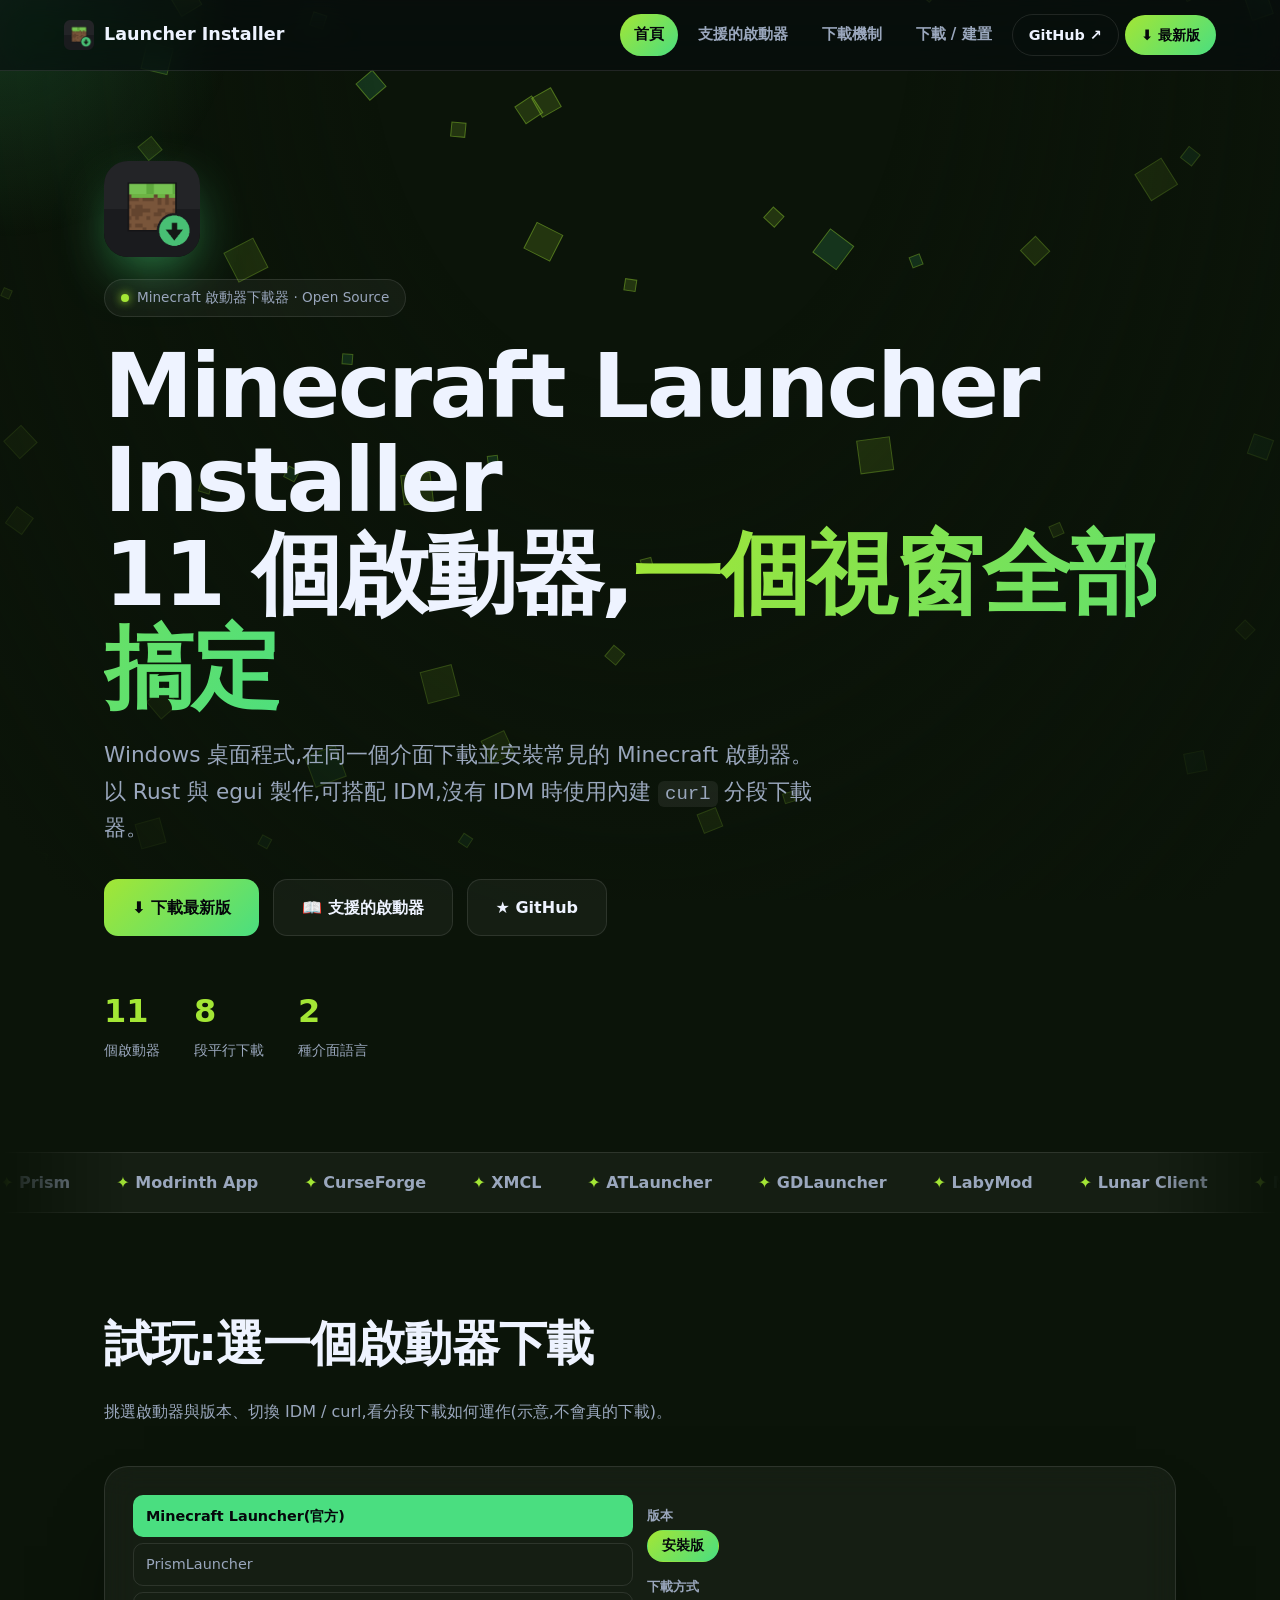
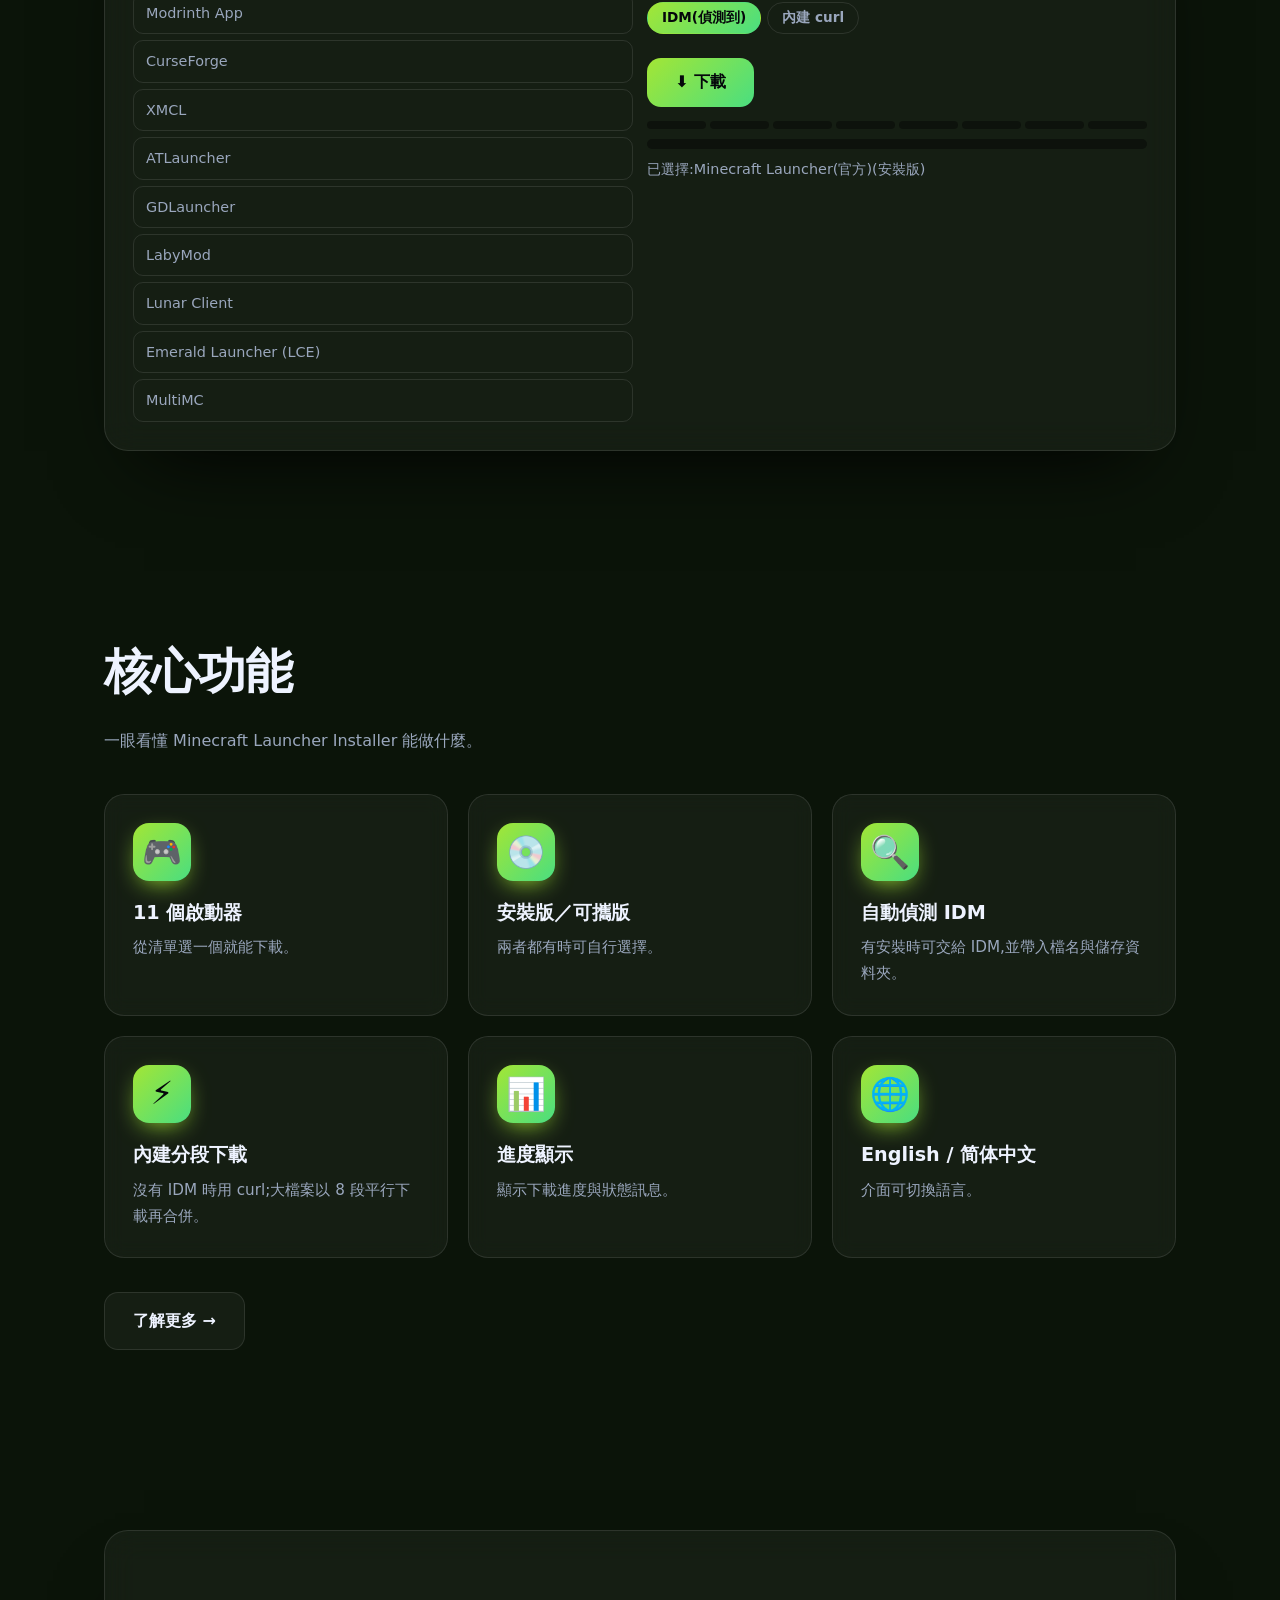
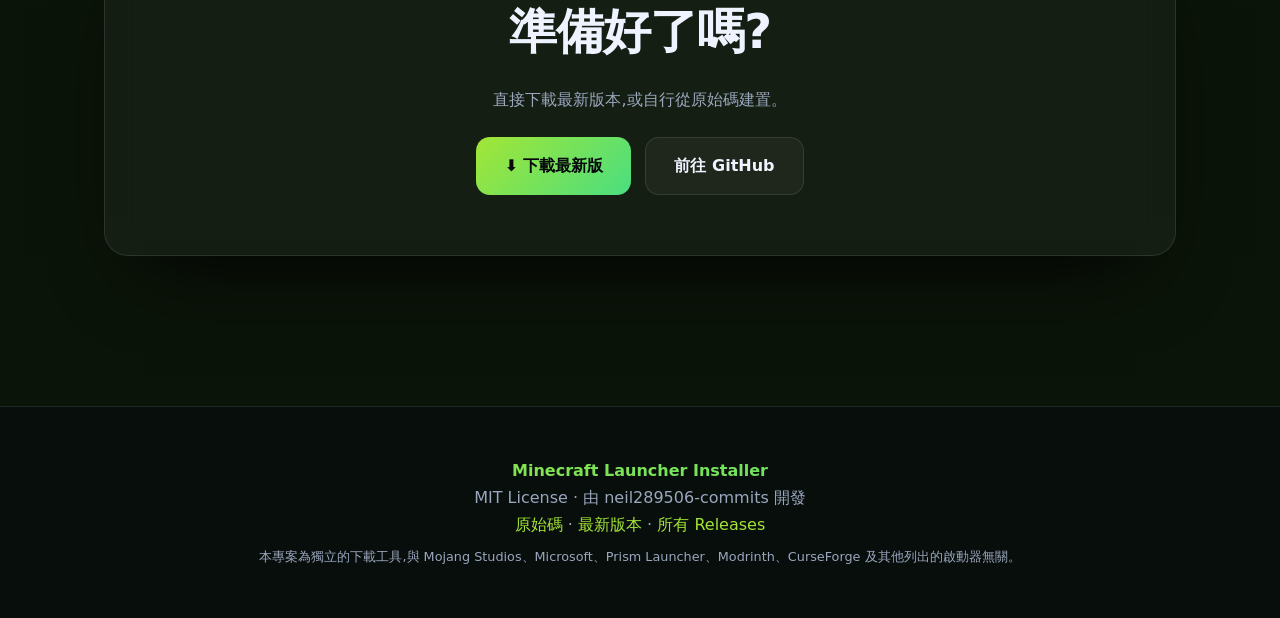
<file: docs/index.html>
<!DOCTYPE html>
<html lang="zh-Hant"><head><meta charset="utf-8"><meta name="viewport" content="width=device-width,initial-scale=1"><title>首頁 · Minecraft Launcher Installer</title><meta name="description" content="在同一個介面下載並安裝常見的 Minecraft 啟動器,Rust 與 egui 製作"><link rel="icon" href="assets/favicon.ico"><link rel="stylesheet" href="css/style.css"></head>
<body data-repo="neil289506-commits/MCLauncher-Installer"><canvas id="bg" data-mode="voxel"></canvas><div class="vignette"></div><div class="glow"></div>
<nav><a class="logo" href="index.html"><img src="assets/icon.png" alt="">Launcher Installer</a><a class="l on" href="index.html">首頁</a><a class="l" href="launchers.html">支援的啟動器</a><a class="l" href="how.html">下載機制</a><a class="l" href="build.html">下載 / 建置</a><a class="gh" href="https://github.com/neil289506-commits/MCLauncher-Installer" target="_blank" rel="noopener">GitHub ↗</a><a class="dl" data-dl href="https://github.com/neil289506-commits/MCLauncher-Installer/releases/latest" target="_blank" rel="noopener">⬇ 最新版 <span class="vt" data-tag></span></a></nav>
<section class="hero"><img class="hero-ic" src="assets/icon.png" alt=""><span class="badge"><i></i>Minecraft 啟動器下載器 · Open Source</span><h1>Minecraft Launcher Installer<br>11 個啟動器,<span class="g">一個視窗全部搞定</span></h1><p class="lead">Windows 桌面程式,在同一個介面下載並安裝常見的 Minecraft 啟動器。以 Rust 與 egui 製作,可搭配 IDM,沒有 IDM 時使用內建 <code>curl</code> 分段下載器。</p><div class="cta"><a class="btn p" data-dl href="https://github.com/neil289506-commits/MCLauncher-Installer/releases/latest" target="_blank" rel="noopener">⬇ 下載最新版 <small data-tag></small></a><a class="btn" href="launchers.html">📖 支援的啟動器</a><a class="btn" href="https://github.com/neil289506-commits/MCLauncher-Installer" target="_blank" rel="noopener">★ GitHub</a></div><div class="stats"><div><b>11</b><span>個啟動器</span></div><div><b>8</b><span>段平行下載</span></div><div><b>2</b><span>種介面語言</span></div></div></section>
<div class="marquee"><div><span>Prism</span><span>Modrinth App</span><span>CurseForge</span><span>XMCL</span><span>ATLauncher</span><span>GDLauncher</span><span>LabyMod</span><span>Lunar Client</span><span>MultiMC</span><span>IDM</span><span>curl</span><span>Rust</span><span>egui</span><span>Prism</span><span>Modrinth App</span><span>CurseForge</span><span>XMCL</span><span>ATLauncher</span><span>GDLauncher</span><span>LabyMod</span><span>Lunar Client</span><span>MultiMC</span><span>IDM</span><span>curl</span><span>Rust</span><span>egui</span></div></div>
<section id="try"><h2 class="reveal">試玩:選一個啟動器下載</h2><p class="sub reveal">挑選啟動器與版本、切換 IDM / curl,看分段下載如何運作(示意,不會真的下載)。</p><div class="panel reveal" id="demo"><div class="dm-grid" style="grid-template-columns:1fr 1fr;align-items:start"><div id="ll" style="display:grid;gap:6px"></div><div><label>版本</label><div class="tabs" id="kind"></div><label>下載方式</label><div class="tabs"><button class="tab on" data-w="idm">IDM(偵測到)</button><button class="tab" data-w="curl">內建 curl</button></div><button class="btn p" id="dl" style="margin:10px 0 14px">⬇ 下載</button><div id="seg" style="display:grid;grid-template-columns:repeat(8,1fr);gap:4px;margin-bottom:10px"></div><div class="bar"><i id="pg"></i></div><p id="ms" style="color:var(--mut);margin-top:8px;font-size:.9rem">選擇一個啟動器開始。</p></div></div></div></section>
<section><h2 class="reveal">核心功能</h2><p class="sub reveal">一眼看懂 Minecraft Launcher Installer 能做什麼。</p><div class="grid"><div class="card reveal"><div class="ic">🎮</div><h3>11 個啟動器</h3><p>從清單選一個就能下載。</p></div><div class="card reveal"><div class="ic">💿</div><h3>安裝版／可攜版</h3><p>兩者都有時可自行選擇。</p></div><div class="card reveal"><div class="ic">🔍</div><h3>自動偵測 IDM</h3><p>有安裝時可交給 IDM,並帶入檔名與儲存資料夾。</p></div><div class="card reveal"><div class="ic">⚡</div><h3>內建分段下載</h3><p>沒有 IDM 時用 curl;大檔案以 8 段平行下載再合併。</p></div><div class="card reveal"><div class="ic">📊</div><h3>進度顯示</h3><p>顯示下載進度與狀態訊息。</p></div><div class="card reveal"><div class="ic">🌐</div><h3>English / 简体中文</h3><p>介面可切換語言。</p></div></div><div class="cta" style="margin-top:34px"><a class="btn" href="launchers.html">了解更多 →</a></div></section>
<section><div class="panel reveal" style="text-align:center;padding:60px 28px"><h2>準備好了嗎?</h2><p class="sub" style="margin:0 auto 24px">直接下載最新版本,或自行從原始碼建置。</p><div class="cta" style="justify-content:center"><a class="btn p" data-dl href="https://github.com/neil289506-commits/MCLauncher-Installer/releases/latest" target="_blank" rel="noopener">⬇ 下載最新版 <small data-tag></small></a><a class="btn" href="https://github.com/neil289506-commits/MCLauncher-Installer" target="_blank" rel="noopener">前往 GitHub</a></div></div></section>
<footer><div class="g">Minecraft Launcher Installer</div><p>MIT License · 由 neil289506-commits 開發</p><p><a href="https://github.com/neil289506-commits/MCLauncher-Installer" target="_blank" rel="noopener">原始碼</a> · <a href="https://github.com/neil289506-commits/MCLauncher-Installer/releases/latest" target="_blank" rel="noopener">最新版本</a> · <a href="https://github.com/neil289506-commits/MCLauncher-Installer/releases" target="_blank" rel="noopener">所有 Releases</a></p><p class=legal>本專案為獨立的下載工具,與 Mojang Studios、Microsoft、Prism Launcher、Modrinth、CurseForge 及其他列出的啟動器無關。</p></footer>
<script src="js/fx.js"></script><script src="js/demo.js"></script></body></html>
</file>
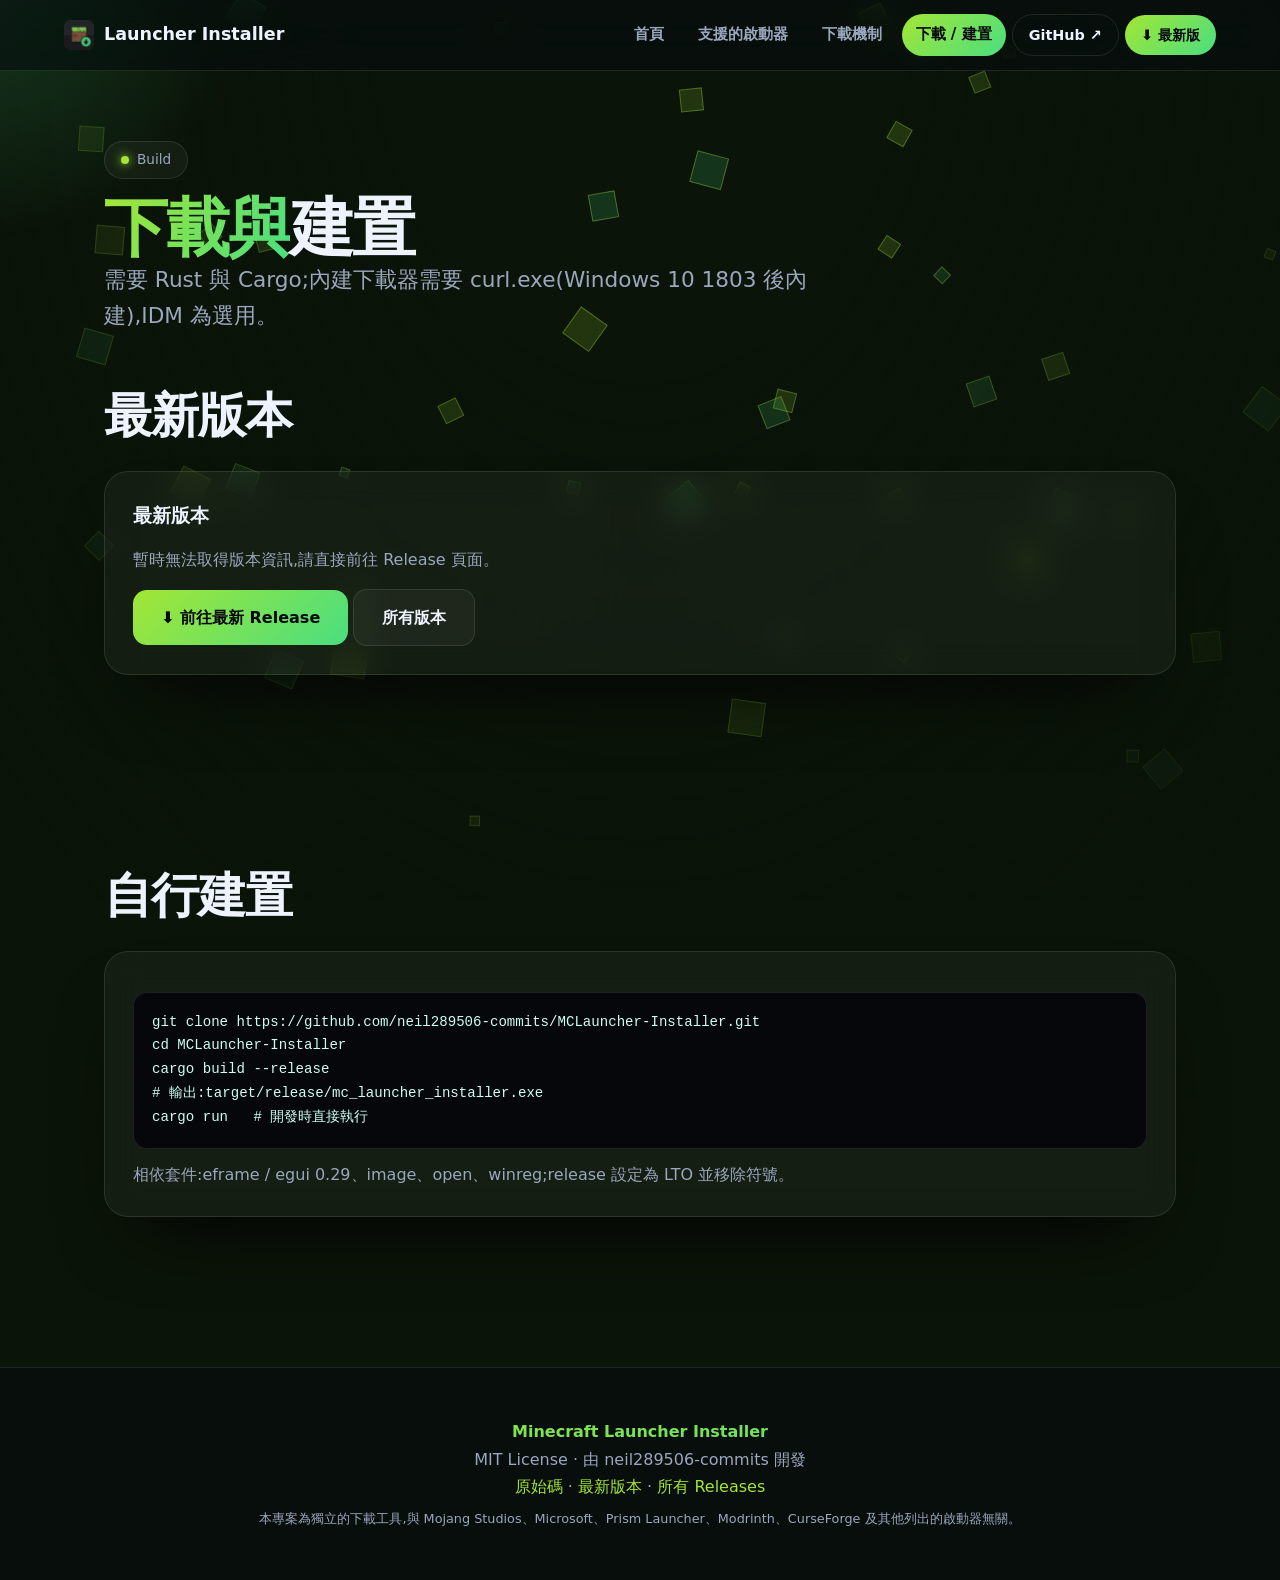
<file: docs/build.html>
<!DOCTYPE html>
<html lang="zh-Hant"><head><meta charset="utf-8"><meta name="viewport" content="width=device-width,initial-scale=1"><title>下載 / 建置 · Minecraft Launcher Installer</title><meta name="description" content="在同一個介面下載並安裝常見的 Minecraft 啟動器,Rust 與 egui 製作"><link rel="icon" href="assets/favicon.ico"><link rel="stylesheet" href="css/style.css"></head>
<body data-repo="neil289506-commits/MCLauncher-Installer"><canvas id="bg" data-mode="voxel"></canvas><div class="vignette"></div><div class="glow"></div>
<nav><a class="logo" href="index.html"><img src="assets/icon.png" alt="">Launcher Installer</a><a class="l" href="index.html">首頁</a><a class="l" href="launchers.html">支援的啟動器</a><a class="l" href="how.html">下載機制</a><a class="l on" href="build.html">下載 / 建置</a><a class="gh" href="https://github.com/neil289506-commits/MCLauncher-Installer" target="_blank" rel="noopener">GitHub ↗</a><a class="dl" data-dl href="https://github.com/neil289506-commits/MCLauncher-Installer/releases/latest" target="_blank" rel="noopener">⬇ 最新版 <span class="vt" data-tag></span></a></nav>
<section class="page-h"><span class="badge"><i></i>Build</span><h1 style="font-size:clamp(2.2rem,5vw,4rem);margin-top:16px"><span class="g">下載與</span>建置</h1><p class="lead">需要 Rust 與 Cargo;內建下載器需要 curl.exe(Windows 10 1803 後內建),IDM 為選用。</p></section>
<section style=padding-top:20px><h2 class="reveal">最新版本</h2><div class="panel reveal" id="rel"><h3>最新版本 <span class="tag vt" data-tag></span></h3><p style="margin-bottom:14px"><span data-date></span></p><div class="cta" data-assets style="margin:0 0 16px"></div><a class="btn p" data-dl href="https://github.com/neil289506-commits/MCLauncher-Installer/releases/latest" target="_blank" rel="noopener">⬇ 前往最新 Release</a> <a class="btn" href="https://github.com/neil289506-commits/MCLauncher-Installer/releases" target="_blank" rel="noopener">所有版本</a></div></section><section><h2 class="reveal">自行建置</h2><div class="panel reveal"><pre>git clone https://github.com/neil289506-commits/MCLauncher-Installer.git
cd MCLauncher-Installer
cargo build --release
# 輸出:target/release/mc_launcher_installer.exe
cargo run   # 開發時直接執行</pre><p>相依套件:eframe / egui 0.29、image、open、winreg;release 設定為 LTO 並移除符號。</p></div></section>
<footer><div class="g">Minecraft Launcher Installer</div><p>MIT License · 由 neil289506-commits 開發</p><p><a href="https://github.com/neil289506-commits/MCLauncher-Installer" target="_blank" rel="noopener">原始碼</a> · <a href="https://github.com/neil289506-commits/MCLauncher-Installer/releases/latest" target="_blank" rel="noopener">最新版本</a> · <a href="https://github.com/neil289506-commits/MCLauncher-Installer/releases" target="_blank" rel="noopener">所有 Releases</a></p><p class=legal>本專案為獨立的下載工具,與 Mojang Studios、Microsoft、Prism Launcher、Modrinth、CurseForge 及其他列出的啟動器無關。</p></footer>
<script src="js/fx.js"></script></body></html>
</file>
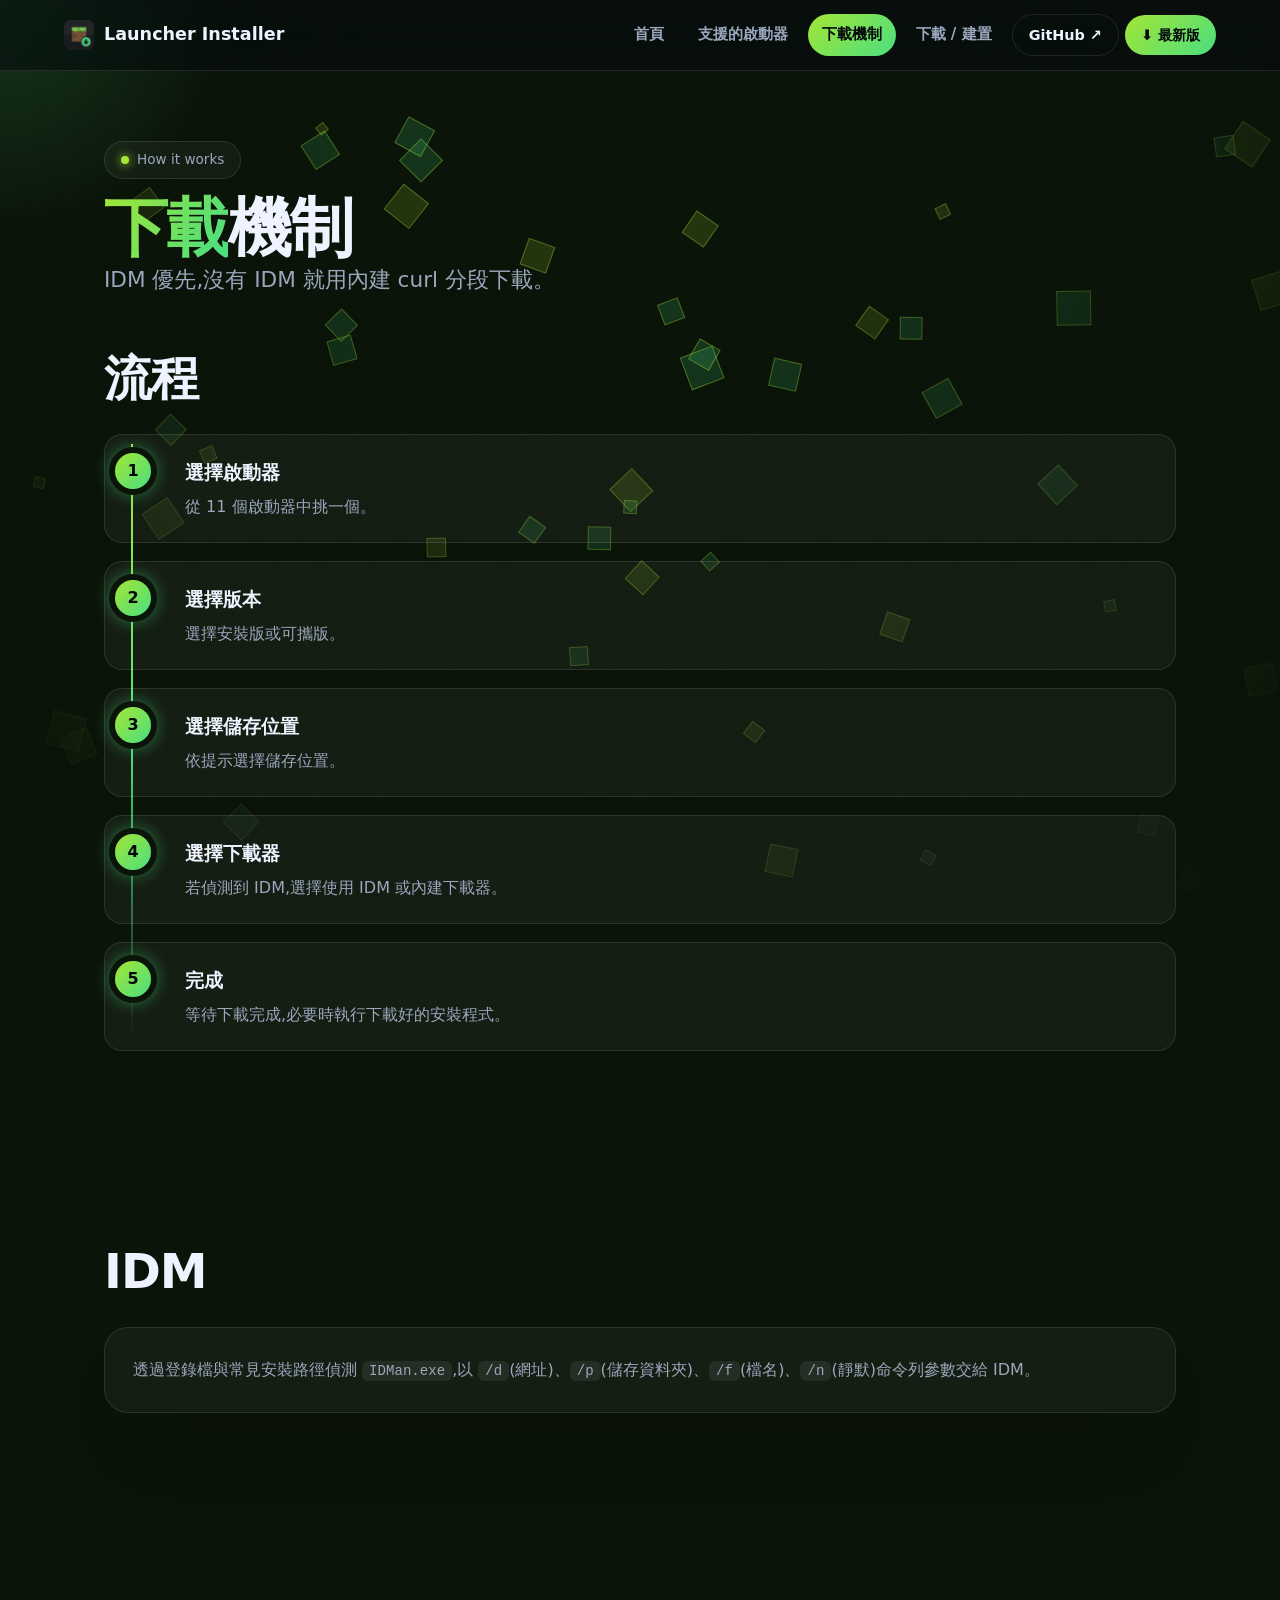
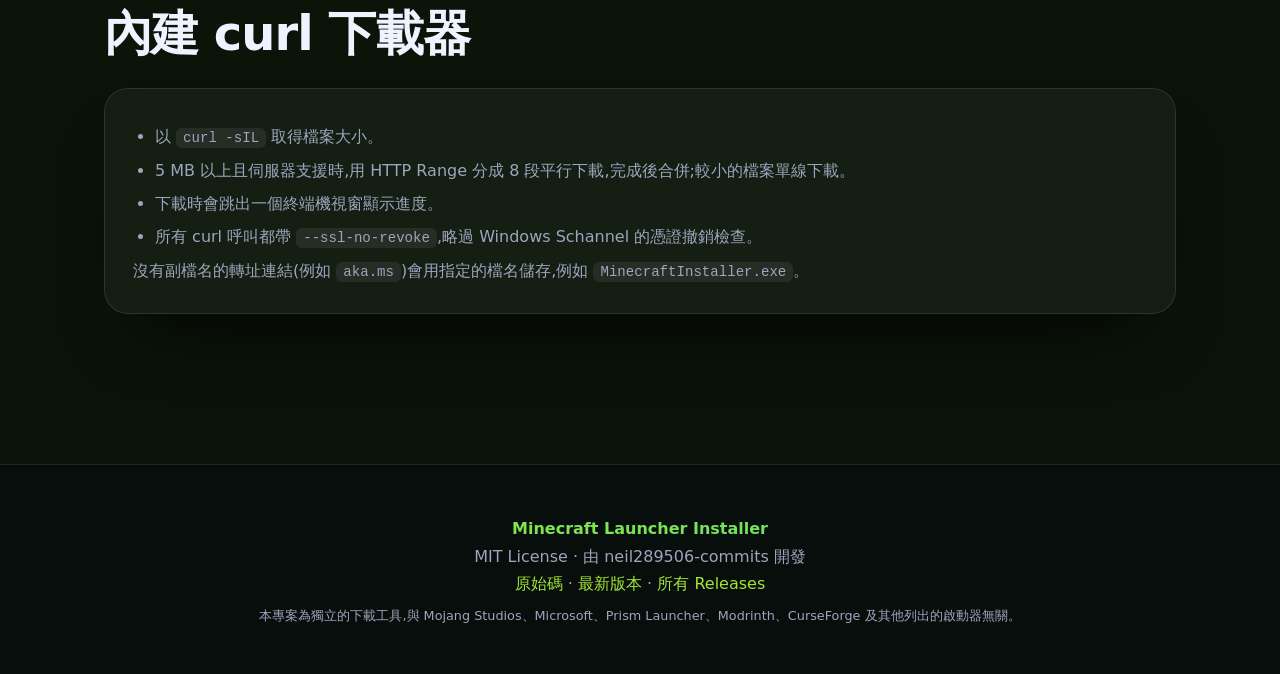
<file: docs/how.html>
<!DOCTYPE html>
<html lang="zh-Hant"><head><meta charset="utf-8"><meta name="viewport" content="width=device-width,initial-scale=1"><title>下載機制 · Minecraft Launcher Installer</title><meta name="description" content="在同一個介面下載並安裝常見的 Minecraft 啟動器,Rust 與 egui 製作"><link rel="icon" href="assets/favicon.ico"><link rel="stylesheet" href="css/style.css"></head>
<body data-repo="neil289506-commits/MCLauncher-Installer"><canvas id="bg" data-mode="voxel"></canvas><div class="vignette"></div><div class="glow"></div>
<nav><a class="logo" href="index.html"><img src="assets/icon.png" alt="">Launcher Installer</a><a class="l" href="index.html">首頁</a><a class="l" href="launchers.html">支援的啟動器</a><a class="l on" href="how.html">下載機制</a><a class="l" href="build.html">下載 / 建置</a><a class="gh" href="https://github.com/neil289506-commits/MCLauncher-Installer" target="_blank" rel="noopener">GitHub ↗</a><a class="dl" data-dl href="https://github.com/neil289506-commits/MCLauncher-Installer/releases/latest" target="_blank" rel="noopener">⬇ 最新版 <span class="vt" data-tag></span></a></nav>
<section class="page-h"><span class="badge"><i></i>How it works</span><h1 style="font-size:clamp(2.2rem,5vw,4rem);margin-top:16px"><span class="g">下載</span>機制</h1><p class="lead">IDM 優先,沒有 IDM 就用內建 curl 分段下載。</p></section>
<section style=padding-top:20px><h2 class="reveal">流程</h2><div class="steps"><div class="step reveal"><h3>選擇啟動器</h3><p>從 11 個啟動器中挑一個。</p></div><div class="step reveal"><h3>選擇版本</h3><p>選擇安裝版或可攜版。</p></div><div class="step reveal"><h3>選擇儲存位置</h3><p>依提示選擇儲存位置。</p></div><div class="step reveal"><h3>選擇下載器</h3><p>若偵測到 IDM,選擇使用 IDM 或內建下載器。</p></div><div class="step reveal"><h3>完成</h3><p>等待下載完成,必要時執行下載好的安裝程式。</p></div></div></section><section><h2 class="reveal">IDM</h2><div class="panel reveal"><p>透過登錄檔與常見安裝路徑偵測 <code>IDMan.exe</code>,以 <code>/d</code>(網址)、<code>/p</code>(儲存資料夾)、<code>/f</code>(檔名)、<code>/n</code>(靜默)命令列參數交給 IDM。</p></div></section><section><h2 class="reveal">內建 curl 下載器</h2><div class="panel reveal"><ul><li>以 <code>curl -sIL</code> 取得檔案大小。</li><li>5 MB 以上且伺服器支援時,用 HTTP Range 分成 8 段平行下載,完成後合併;較小的檔案單線下載。</li><li>下載時會跳出一個終端機視窗顯示進度。</li><li>所有 curl 呼叫都帶 <code>--ssl-no-revoke</code>,略過 Windows Schannel 的憑證撤銷檢查。</li></ul><p>沒有副檔名的轉址連結(例如 <code>aka.ms</code>)會用指定的檔名儲存,例如 <code>MinecraftInstaller.exe</code>。</p></div></section>
<footer><div class="g">Minecraft Launcher Installer</div><p>MIT License · 由 neil289506-commits 開發</p><p><a href="https://github.com/neil289506-commits/MCLauncher-Installer" target="_blank" rel="noopener">原始碼</a> · <a href="https://github.com/neil289506-commits/MCLauncher-Installer/releases/latest" target="_blank" rel="noopener">最新版本</a> · <a href="https://github.com/neil289506-commits/MCLauncher-Installer/releases" target="_blank" rel="noopener">所有 Releases</a></p><p class=legal>本專案為獨立的下載工具,與 Mojang Studios、Microsoft、Prism Launcher、Modrinth、CurseForge 及其他列出的啟動器無關。</p></footer>
<script src="js/fx.js"></script></body></html>
</file>
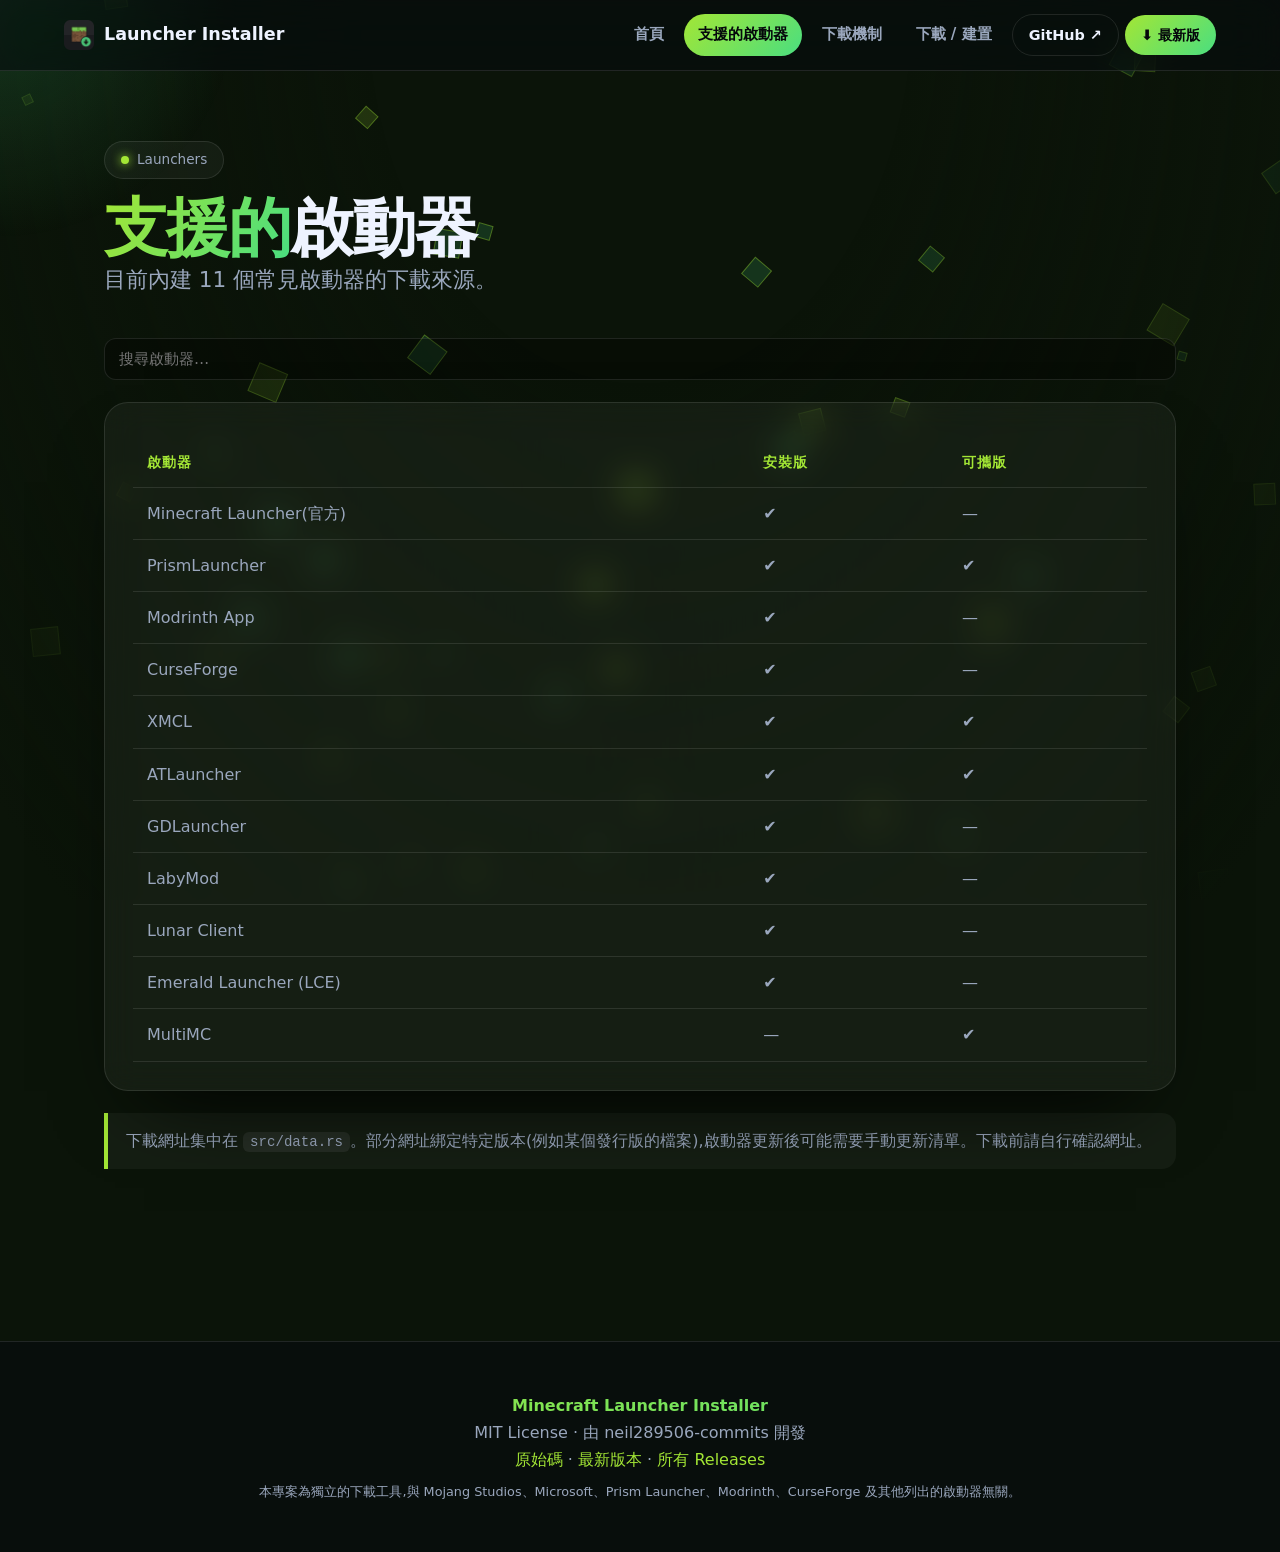
<file: docs/launchers.html>
<!DOCTYPE html>
<html lang="zh-Hant"><head><meta charset="utf-8"><meta name="viewport" content="width=device-width,initial-scale=1"><title>支援的啟動器 · Minecraft Launcher Installer</title><meta name="description" content="在同一個介面下載並安裝常見的 Minecraft 啟動器,Rust 與 egui 製作"><link rel="icon" href="assets/favicon.ico"><link rel="stylesheet" href="css/style.css"></head>
<body data-repo="neil289506-commits/MCLauncher-Installer"><canvas id="bg" data-mode="voxel"></canvas><div class="vignette"></div><div class="glow"></div>
<nav><a class="logo" href="index.html"><img src="assets/icon.png" alt="">Launcher Installer</a><a class="l" href="index.html">首頁</a><a class="l on" href="launchers.html">支援的啟動器</a><a class="l" href="how.html">下載機制</a><a class="l" href="build.html">下載 / 建置</a><a class="gh" href="https://github.com/neil289506-commits/MCLauncher-Installer" target="_blank" rel="noopener">GitHub ↗</a><a class="dl" data-dl href="https://github.com/neil289506-commits/MCLauncher-Installer/releases/latest" target="_blank" rel="noopener">⬇ 最新版 <span class="vt" data-tag></span></a></nav>
<section class="page-h"><span class="badge"><i></i>Launchers</span><h1 style="font-size:clamp(2.2rem,5vw,4rem);margin-top:16px"><span class="g">支援的</span>啟動器</h1><p class="lead">目前內建 11 個常見啟動器的下載來源。</p></section>
<section style="padding-top:20px"><input id="filter" placeholder="搜尋啟動器…" style="margin-bottom:22px"><div class="panel reveal"><table id="items"><tr><th>啟動器</th><th>安裝版</th><th>可攜版</th></tr><tr class="f"><td>Minecraft Launcher(官方)</td><td>✔</td><td>—</td></tr><tr class="f"><td>PrismLauncher</td><td>✔</td><td>✔</td></tr><tr class="f"><td>Modrinth App</td><td>✔</td><td>—</td></tr><tr class="f"><td>CurseForge</td><td>✔</td><td>—</td></tr><tr class="f"><td>XMCL</td><td>✔</td><td>✔</td></tr><tr class="f"><td>ATLauncher</td><td>✔</td><td>✔</td></tr><tr class="f"><td>GDLauncher</td><td>✔</td><td>—</td></tr><tr class="f"><td>LabyMod</td><td>✔</td><td>—</td></tr><tr class="f"><td>Lunar Client</td><td>✔</td><td>—</td></tr><tr class="f"><td>Emerald Launcher (LCE)</td><td>✔</td><td>—</td></tr><tr class="f"><td>MultiMC</td><td>—</td><td>✔</td></tr></table></div><div class="note reveal">下載網址集中在 <code>src/data.rs</code>。部分網址綁定特定版本(例如某個發行版的檔案),啟動器更新後可能需要手動更新清單。下載前請自行確認網址。</div></section>
<footer><div class="g">Minecraft Launcher Installer</div><p>MIT License · 由 neil289506-commits 開發</p><p><a href="https://github.com/neil289506-commits/MCLauncher-Installer" target="_blank" rel="noopener">原始碼</a> · <a href="https://github.com/neil289506-commits/MCLauncher-Installer/releases/latest" target="_blank" rel="noopener">最新版本</a> · <a href="https://github.com/neil289506-commits/MCLauncher-Installer/releases" target="_blank" rel="noopener">所有 Releases</a></p><p class=legal>本專案為獨立的下載工具,與 Mojang Studios、Microsoft、Prism Launcher、Modrinth、CurseForge 及其他列出的啟動器無關。</p></footer>
<script src="js/fx.js"></script></body></html>
</file>
<file: docs/css/style.css>
:root{--a:#a3e635;--a2:#4ade80;--a3:#facc15;--bg:#0b1409;--fg:#eef3ff;--mut:#9aa7bd;--card:rgba(255,255,255,.045);--line:rgba(255,255,255,.1);--navbg:rgba(8,10,16,.6);--font:'Segoe UI Variable','Segoe UI','Microsoft JhengHei UI','Noto Sans TC',system-ui,sans-serif}
*{box-sizing:border-box;margin:0;padding:0}
html{scroll-behavior:smooth}
body{background:var(--bg);color:var(--fg);font-family:var(--font);line-height:1.7;overflow-x:hidden;min-height:100vh}
a{color:var(--a);text-decoration:none}
::selection{background:var(--a);color:#000}
#bg{position:fixed;inset:0;z-index:-2;width:100%;height:100%}
.vignette{position:fixed;inset:0;z-index:-1;pointer-events:none;background:radial-gradient(ellipse at 50% 0%,transparent 30%,var(--bg) 95%)}
.glow{position:fixed;width:520px;height:520px;border-radius:50%;pointer-events:none;z-index:-1;background:radial-gradient(circle,var(--a2) 0%,transparent 65%);opacity:.18;transform:translate(-50%,-50%);transition:opacity .3s}
nav{position:sticky;top:0;z-index:50;display:flex;align-items:center;gap:6px;padding:14px 5vw;backdrop-filter:blur(18px) saturate(1.4);background:var(--navbg);border-bottom:1px solid var(--line)}
nav .logo{display:flex;align-items:center;gap:10px;font-weight:800;font-size:1.1rem;color:var(--fg);margin-right:auto}
nav .logo img{width:30px;height:30px}
nav a.l{padding:8px 14px;border-radius:999px;color:var(--mut);font-weight:600;font-size:.95rem;transition:.25s}
nav a.l:hover{color:var(--fg);background:var(--card)}
nav a.l.on{color:#000;background:linear-gradient(135deg,var(--a),var(--a2))}
nav a.gh{border:1px solid var(--line);padding:8px 16px;border-radius:999px;color:var(--fg);font-weight:700;font-size:.9rem}
nav a.gh:hover{border-color:var(--a);box-shadow:0 0 18px var(--a2)}
section{padding:90px 5vw;max-width:1200px;margin:auto;position:relative}
.hero{min-height:88vh;display:flex;flex-direction:column;justify-content:center;align-items:flex-start;gap:22px}
.badge{display:inline-flex;gap:8px;align-items:center;padding:6px 16px;border:1px solid var(--line);border-radius:999px;background:var(--card);font-size:.85rem;color:var(--mut)}
.badge i{width:8px;height:8px;border-radius:50%;background:var(--a);box-shadow:0 0 10px var(--a);animation:pulse 1.6s infinite}
@keyframes pulse{50%{transform:scale(1.7);opacity:.5}}
h1{font-size:clamp(2.6rem,7vw,5.6rem);line-height:1.05;font-weight:900;letter-spacing:-.03em}
h1 .g,.g{background:linear-gradient(120deg,var(--a),var(--a2),var(--a3,var(--a)));background-size:220% 100%;-webkit-background-clip:text;background-clip:text;color:transparent;animation:shift 6s linear infinite}
@keyframes shift{to{background-position:220% 0}}
h2{font-size:clamp(1.8rem,4vw,3rem);font-weight:850;letter-spacing:-.02em;margin-bottom:14px}
.lead{font-size:clamp(1.05rem,2vw,1.35rem);color:var(--mut);max-width:720px}
.sub{color:var(--mut);max-width:640px;margin-bottom:40px}
.cta{display:flex;gap:14px;flex-wrap:wrap;margin-top:10px}
.btn{position:relative;display:inline-flex;align-items:center;gap:8px;padding:14px 28px;border-radius:14px;font-weight:800;border:1px solid var(--line);color:var(--fg);background:var(--card);cursor:pointer;font-size:1rem;font-family:inherit;overflow:hidden;transition:.25s}
.btn:hover{transform:translateY(-3px);border-color:var(--a);box-shadow:0 10px 30px -8px var(--a2)}
.btn.p{background:linear-gradient(135deg,var(--a),var(--a2));color:#000;border:none}
.btn.p:hover{box-shadow:0 14px 40px -6px var(--a)}
.btn::after{content:"";position:absolute;inset:0;background:linear-gradient(110deg,transparent 30%,rgba(255,255,255,.35) 50%,transparent 70%);transform:translateX(-120%)}
.btn:hover::after{transform:translateX(120%);transition:transform .7s}
.stats{display:flex;gap:34px;flex-wrap:wrap;margin-top:26px}
.stats div{display:flex;flex-direction:column}.stats b{font-size:2rem;font-weight:900;color:var(--a)}.stats span{color:var(--mut);font-size:.85rem}
.grid{display:grid;grid-template-columns:repeat(auto-fit,minmax(260px,1fr));gap:20px}
.card{position:relative;padding:28px;border-radius:20px;background:var(--card);border:1px solid var(--line);backdrop-filter:blur(10px);transition:transform .25s,border-color .25s,box-shadow .25s;transform-style:preserve-3d;overflow:hidden}
.card::before{content:"";position:absolute;inset:0;background:radial-gradient(400px circle at var(--mx,50%) var(--my,0%),var(--a2),transparent 45%);opacity:0;transition:.3s;mix-blend-mode:screen}
.card:hover{border-color:var(--a);box-shadow:0 20px 50px -20px var(--a2)}.card:hover::before{opacity:.22}
.card .ic{font-size:2rem;width:58px;height:58px;display:grid;place-items:center;border-radius:16px;background:linear-gradient(135deg,var(--a),var(--a2));margin-bottom:16px;color:#000;box-shadow:0 8px 24px -8px var(--a)}
.card h3{font-size:1.2rem;margin-bottom:6px}.card p{color:var(--mut);font-size:.95rem}
.reveal{opacity:0;transform:translateY(40px) scale(.97);transition:opacity .8s cubic-bezier(.2,.8,.2,1),transform .8s cubic-bezier(.2,.8,.2,1)}
.reveal.in{opacity:1;transform:none}
.marquee{overflow:hidden;border-block:1px solid var(--line);padding:16px 0;background:var(--card);mask-image:linear-gradient(90deg,transparent,#000 10%,#000 90%,transparent)}
.marquee div{display:flex;gap:46px;width:max-content;animation:mq 30s linear infinite;color:var(--mut);font-weight:700;white-space:nowrap}
.marquee span::before{content:"✦ ";color:var(--a)}
@keyframes mq{to{transform:translateX(-50%)}}
.panel{border-radius:24px;border:1px solid var(--line);background:var(--card);backdrop-filter:blur(16px);padding:28px;box-shadow:0 40px 80px -40px #000}
.steps{counter-reset:s;display:grid;gap:18px;position:relative}
.steps::before{content:"";position:absolute;left:27px;top:10px;bottom:10px;width:2px;background:linear-gradient(var(--a),var(--a2),transparent)}
.step{position:relative;padding:22px 24px 22px 80px;border-radius:18px;background:var(--card);border:1px solid var(--line)}
.step::before{counter-increment:s;content:counter(s);position:absolute;left:10px;top:18px;width:36px;height:36px;border-radius:50%;display:grid;place-items:center;font-weight:900;color:#000;background:linear-gradient(135deg,var(--a),var(--a2));box-shadow:0 0 0 6px var(--bg),0 0 20px var(--a2)}
.step h3{margin-bottom:4px}.step p,.step li{color:var(--mut)}.step ul{padding-left:18px;margin-top:6px}
pre,code{font-family:"JetBrains Mono",Consolas,monospace}
pre{background:#05070b;border:1px solid var(--line);border-radius:14px;padding:18px;overflow:auto;font-size:.88rem;color:#cfe;margin-top:12px}
code{background:rgba(255,255,255,.07);padding:2px 7px;border-radius:6px;font-size:.88em}
table{width:100%;border-collapse:collapse;margin-top:8px}th,td{padding:12px 14px;text-align:left;border-bottom:1px solid var(--line)}th{color:var(--a);font-size:.85rem;text-transform:uppercase;letter-spacing:.08em}td{color:var(--mut)}
details{border:1px solid var(--line);border-radius:14px;background:var(--card);padding:16px 20px;margin-bottom:12px}summary{cursor:pointer;font-weight:700}details[open] summary{color:var(--a);margin-bottom:8px}details p{color:var(--mut)}
select,input,textarea{width:100%;background:rgba(0,0,0,.35);border:1px solid var(--line);color:var(--fg);padding:11px 14px;border-radius:12px;font-family:inherit;font-size:.95rem}
select:focus,input:focus{outline:none;border-color:var(--a);box-shadow:0 0 0 3px var(--a2)}
label{display:block;font-size:.8rem;color:var(--mut);margin:10px 0 4px;font-weight:700}
.row{display:grid;grid-template-columns:repeat(auto-fit,minmax(200px,1fr));gap:14px}
.page-h{padding-top:70px;padding-bottom:20px}
footer{padding:50px 5vw;text-align:center;color:var(--mut);border-top:1px solid var(--line);margin-top:60px;background:var(--navbg)}
footer .g{font-weight:800}
.toast{position:fixed;bottom:30px;left:50%;transform:translate(-50%,120px);background:var(--card);border:1px solid var(--a);padding:12px 22px;border-radius:14px;backdrop-filter:blur(16px);transition:.4s;z-index:99}
.toast.show{transform:translate(-50%,0)}
@media(max-width:720px){section{padding:60px 5vw}.steps::before{left:19px}.step{padding-left:62px}.step::before{left:2px}}
@media(prefers-reduced-motion:reduce){*{animation:none!important;transition:none!important}.reveal{opacity:1;transform:none}}


:root{--on:#05070b}
[hidden]{display:none!important}
nav{flex-wrap:wrap}
nav a.l.on,.btn.p,.card .ic,.step::before,.tab.on{color:var(--on)}
nav a.dl{padding:8px 16px;border-radius:999px;font-weight:800;font-size:.9rem;color:var(--on);background:linear-gradient(135deg,var(--a),var(--a2));display:inline-flex;gap:6px;align-items:center}
nav a.dl:hover{box-shadow:0 0 22px var(--a2)}
.vt{font-weight:700;opacity:.8;font-size:.8em}.vt:empty{display:none}
.btn small{font-weight:700;opacity:.75}.btn small:empty{display:none}
::selection{color:var(--on)}
.note{border-left:4px solid var(--a);padding:14px 18px;background:var(--card);border-radius:0 14px 14px 0;color:var(--mut);margin:22px 0}
.note b,.note strong{color:var(--fg)}
.panel ul,.panel ol{padding-left:22px;color:var(--mut)}.panel li{margin:6px 0}.panel li b,.panel li strong,.panel p strong{color:var(--fg)}
.panel p{color:var(--mut)}.panel p+p,.panel p+pre,.panel pre+p{margin-top:12px}
.panel h3{margin-bottom:6px}
.shot{width:100%;display:block;border-radius:14px;border:1px solid var(--line);margin-top:14px;box-shadow:0 30px 60px -30px #000}
img.px{image-rendering:pixelated}
.card .ic img{width:34px;height:34px;image-rendering:pixelated}
.tag{display:inline-block;padding:2px 12px;border-radius:999px;border:1px solid var(--a);color:var(--a);font-size:.8rem;font-weight:700}
.hero-ic{width:96px;height:96px;border-radius:24px;box-shadow:0 20px 60px -20px var(--a2)}
.hero-ic.px{image-rendering:pixelated}
.sec-gap{margin-top:46px}
.tabs{display:flex;gap:6px;flex-wrap:wrap;margin-bottom:14px}
.tab{padding:6px 14px;border-radius:999px;border:1px solid var(--line);cursor:pointer;color:var(--mut);font-size:.85rem;font-weight:600;background:transparent;font-family:inherit}
.tab:hover{color:var(--fg)}
.tab.on{background:linear-gradient(135deg,var(--a),var(--a2));border-color:transparent;font-weight:800}
.bar{height:10px;border-radius:99px;background:#0006;overflow:hidden}.bar>i{display:block;height:100%;width:0;background:linear-gradient(90deg,var(--a),var(--a2));transition:width .2s}
.dm-row{display:flex;gap:12px;flex-wrap:wrap;align-items:center}
.dm-grid{display:grid;grid-template-columns:repeat(auto-fit,minmax(220px,1fr));gap:14px}
.btn.s{padding:9px 18px;font-size:.92rem}
.out{font-family:"JetBrains Mono",Consolas,monospace;background:#05070b;border:1px solid var(--line);border-radius:14px;padding:16px;font-size:.88rem;color:var(--a);word-break:break-all;min-height:54px}
.ok{color:#34d399}.bad{color:#fb7185}
.pick{padding:8px 12px;border-radius:10px;border:1px solid var(--line);cursor:pointer;color:var(--mut);font-size:.9rem;transition:.2s}
.pick:hover{color:var(--fg);border-color:var(--a)}.pick.on{background:var(--a2);color:var(--on);border-color:transparent;font-weight:700}
.legal{font-size:.8rem;margin-top:8px}
@media(max-width:720px){nav{gap:4px;padding:10px 4vw}nav .logo{width:100%;margin-right:0}nav a.l,nav a.gh,nav a.dl{padding:6px 12px;font-size:.84rem}.hero{min-height:auto;padding-top:50px}}
</file>
